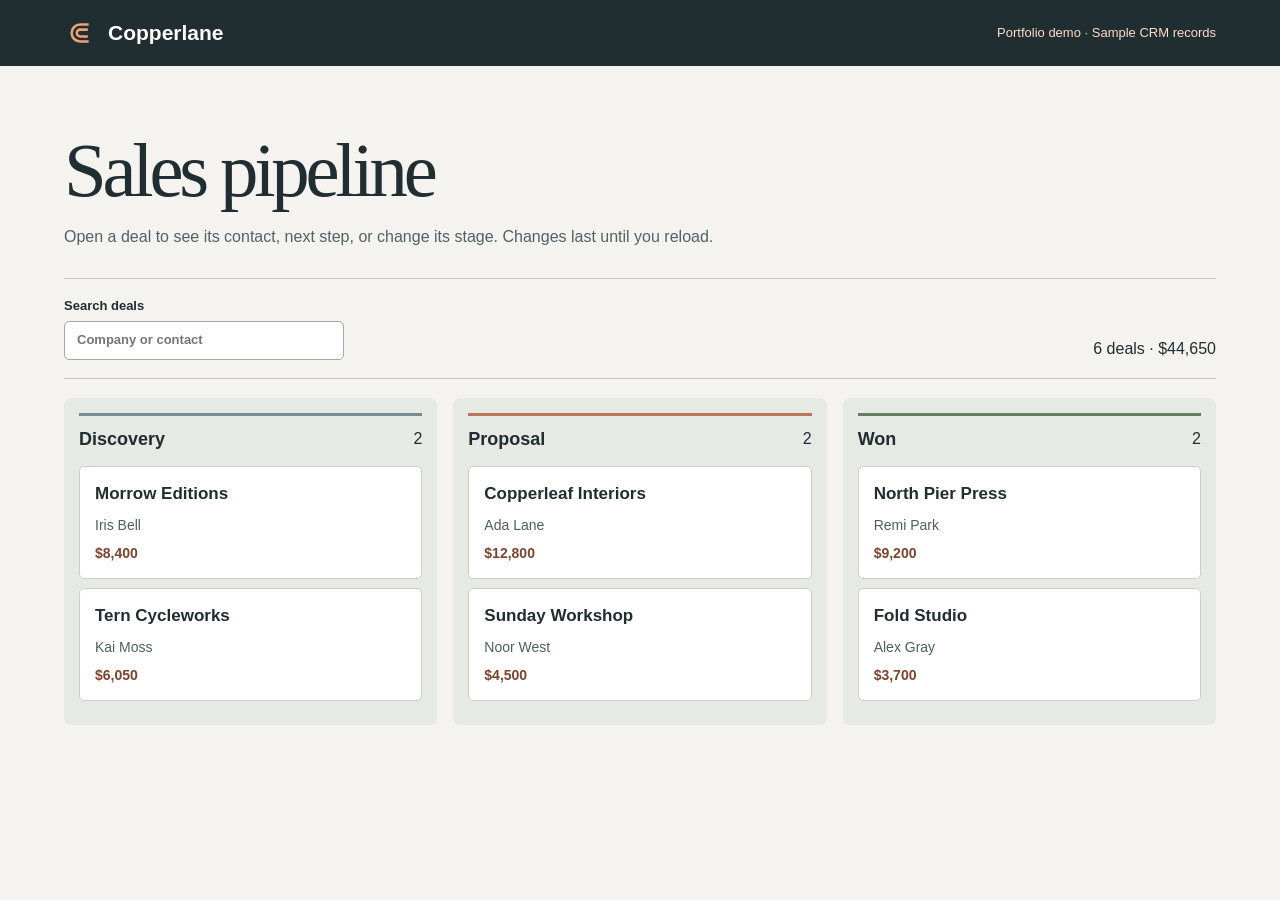
<file: portfolio/index.html>
<!doctype html>
<html lang="en"><head><meta charset="utf-8"><meta name="viewport" content="width=device-width,initial-scale=1"><meta name="theme-color" content="#202d31"><title>Copperlane CRM | Sales pipeline</title><link rel="icon" href="data:image/svg+xml,%3Csvg xmlns='http://www.w3.org/2000/svg' viewBox='0 0 40 40'%3E%3Crect width='40' height='40' rx='8' fill='%23202d31'/%3E%3Cpath d='M29 10H19a10 10 0 100 20h10M28 16h-9a4 4 0 100 8h9' fill='none' stroke='%23eca278' stroke-width='3'/%3E%3C/svg%3E"><style>
*{box-sizing:border-box}body{margin:0;background:#f5f3ef;color:#202d31;font:16px/1.45 "Segoe UI",Arial,sans-serif}header{background:#202d31;color:white;padding:16px clamp(18px,5vw,70px);display:flex;gap:16px;align-items:center;justify-content:space-between}.brand{display:flex;align-items:center;gap:10px;font-size:21px;font-weight:650}.brand svg{width:34px;height:34px}.demo{font-size:13px;color:#ffdcc7}main{max-width:1400px;margin:auto;padding:clamp(24px,5vw,72px)}h1{font:500 clamp(40px,6vw,83px)/1.08 Georgia,serif;letter-spacing:-.055em;margin:0 0 12px}h2{font-size:18px;margin:0}header p, main p{margin:0}.sub{color:#506167}.toolbar{display:flex;align-items:end;justify-content:space-between;gap:20px;flex-wrap:wrap;margin:30px 0 19px;padding:18px 0;border-block:1px solid #c4c8c3}label{display:grid;gap:5px;font-weight:600;font-size:13px}input,select,button{font:inherit;color:inherit}input,select{border:1px solid #a0aba6;border-radius:5px;background:white;padding:9px 12px}input{width:min(280px,78vw)}.board{display:grid;grid-template-columns:repeat(3,minmax(0,1fr));gap:16px}.lane{background:#e7e9e5;border-radius:7px;padding:15px;min-height:255px}.lanehead{display:flex;align-items:center;justify-content:space-between;border-top:3px solid #768e91;padding:10px 0 14px}.lane:nth-child(2) .lanehead{border-color:#bc7555}.lane:nth-child(3) .lanehead{border-color:#647f5d}.card{display:grid;gap:8px;width:100%;text-align:left;padding:15px;background:#fff;border:1px solid #c9d0ca;border-radius:5px;margin-bottom:9px;cursor:pointer}.card:hover{border-color:#865539}.card strong{font-size:17px}.card span,.empty{font-size:14px;color:#4c605d}.card b{font-size:14px;color:#7d442e}dialog{color:inherit;border:1px solid #b7c2bb;border-radius:10px;padding:26px;width:min(410px,90vw)}dialog::backdrop{background:#15262b80}dialog h2{font:32px Georgia,serif;margin:0 0 14px}dialog p{margin:6px 0}dialog label{margin:18px 0}.close{background:#233b39;color:white;border:0;border-radius:5px;padding:9px 18px;cursor:pointer}:focus-visible{outline:3px solid #a65129;outline-offset:3px}@media(max-width:700px){.board{grid-template-columns:1fr}.lane{min-height:unset}.toolbar{align-items:start}.demo{text-align:right}}
</style></head><body><header><div class="brand"><svg aria-hidden="true" viewBox="0 0 40 40"><path d="M29 10H19a10 10 0 100 20h10M28 16h-9a4 4 0 100 8h9" fill="none" stroke="#eca278" stroke-width="3"/></svg>Copperlane</div><span class="demo">Portfolio demo · Sample CRM records</span></header><main><h1>Sales pipeline</h1><p class="sub">Open a deal to see its contact, next step, or change its stage. Changes last until you reload.</p><div class="toolbar"><label for="search">Search deals<input type="search" id="search" placeholder="Company or contact"></label><p id="summary" aria-live="polite"></p></div><section class="board" id="board" aria-label="Deals by stage"></section></main>
<dialog id="detail"><h2 id="company"></h2><p id="person"></p><p id="amount"></p><p id="next"></p><label>Deal stage<select id="stage"></select></label><button class="close" id="close" type="button">Close deal</button></dialog>
<script>
const stages=['Discovery','Proposal','Won'];
const deals=[
 ['Morrow Editions','Iris Bell',8400,0,'Review the print schedule.'],
 ['Tern Cycleworks','Kai Moss',6050,0,'Meet the purchasing team.'],
 ['Copperleaf Interiors','Ada Lane',12800,1,'Send the revised estimate.'],
 ['Sunday Workshop','Noor West',4500,1,'Confirm the installation dates.'],
 ['North Pier Press','Remi Park',9200,2,'Arrange the handover.'],
 ['Fold Studio','Alex Gray',3700,2,'Book the kickoff call.']
].map(([company,contact,value,stage,next])=>({company,contact,value,stage,next}));
const el=id=>document.getElementById(id);
const money=n=>new Intl.NumberFormat('en-US',{style:'currency',currency:'USD',maximumFractionDigits:0}).format(n);
const node=(tag,txt)=>{const element=document.createElement(tag);element.textContent=txt;return element};
let active,opener;
function render(){
 const query=el('search').value.trim().toLowerCase();
 const visible=deals.filter(d=>(d.company+' '+d.contact).toLowerCase().includes(query));
 el('summary').textContent=visible.length+' deals · '+money(visible.reduce((total,d)=>total+d.value,0));
 el('board').replaceChildren(...stages.map((stage,i)=>{
  const lane=node('section','');lane.className='lane';
  const rows=visible.filter(d=>d.stage===i),heading=node('div','');heading.className='lanehead';
  heading.append(node('h2',stage),node('span',String(rows.length)));lane.append(heading);
  for(const item of rows){const card=node('button','');card.type='button';card.className='card';card.append(node('strong',item.company),node('span',item.contact),node('b',money(item.value)));card.onclick=()=>openDeal(item,card);lane.append(card);}
  if(!rows.length){const empty=node('p','No matching deals');empty.className='empty';lane.append(empty)}return lane;
 }));
}
function openDeal(item,button){
 active=item;opener=button;el('company').textContent=item.company;el('person').textContent='Contact · '+item.contact;el('amount').textContent='Deal value · '+money(item.value);el('next').textContent='Next step · '+item.next;el('stage').value=String(item.stage);el('detail').showModal();
}
stages.forEach((s,i)=>el('stage').add(new Option(s,i)));
el('stage').onchange=()=>{active.stage=Number(el('stage').value);render()};
el('close').onclick=()=>el('detail').close();
el('detail').onclose=()=>{const btn=[...el('board').querySelectorAll('button')].find(b=>b.firstChild.textContent===active.company);(btn||el('search')).focus()};
el('search').oninput=render;render();
</script></body></html>
</file>
